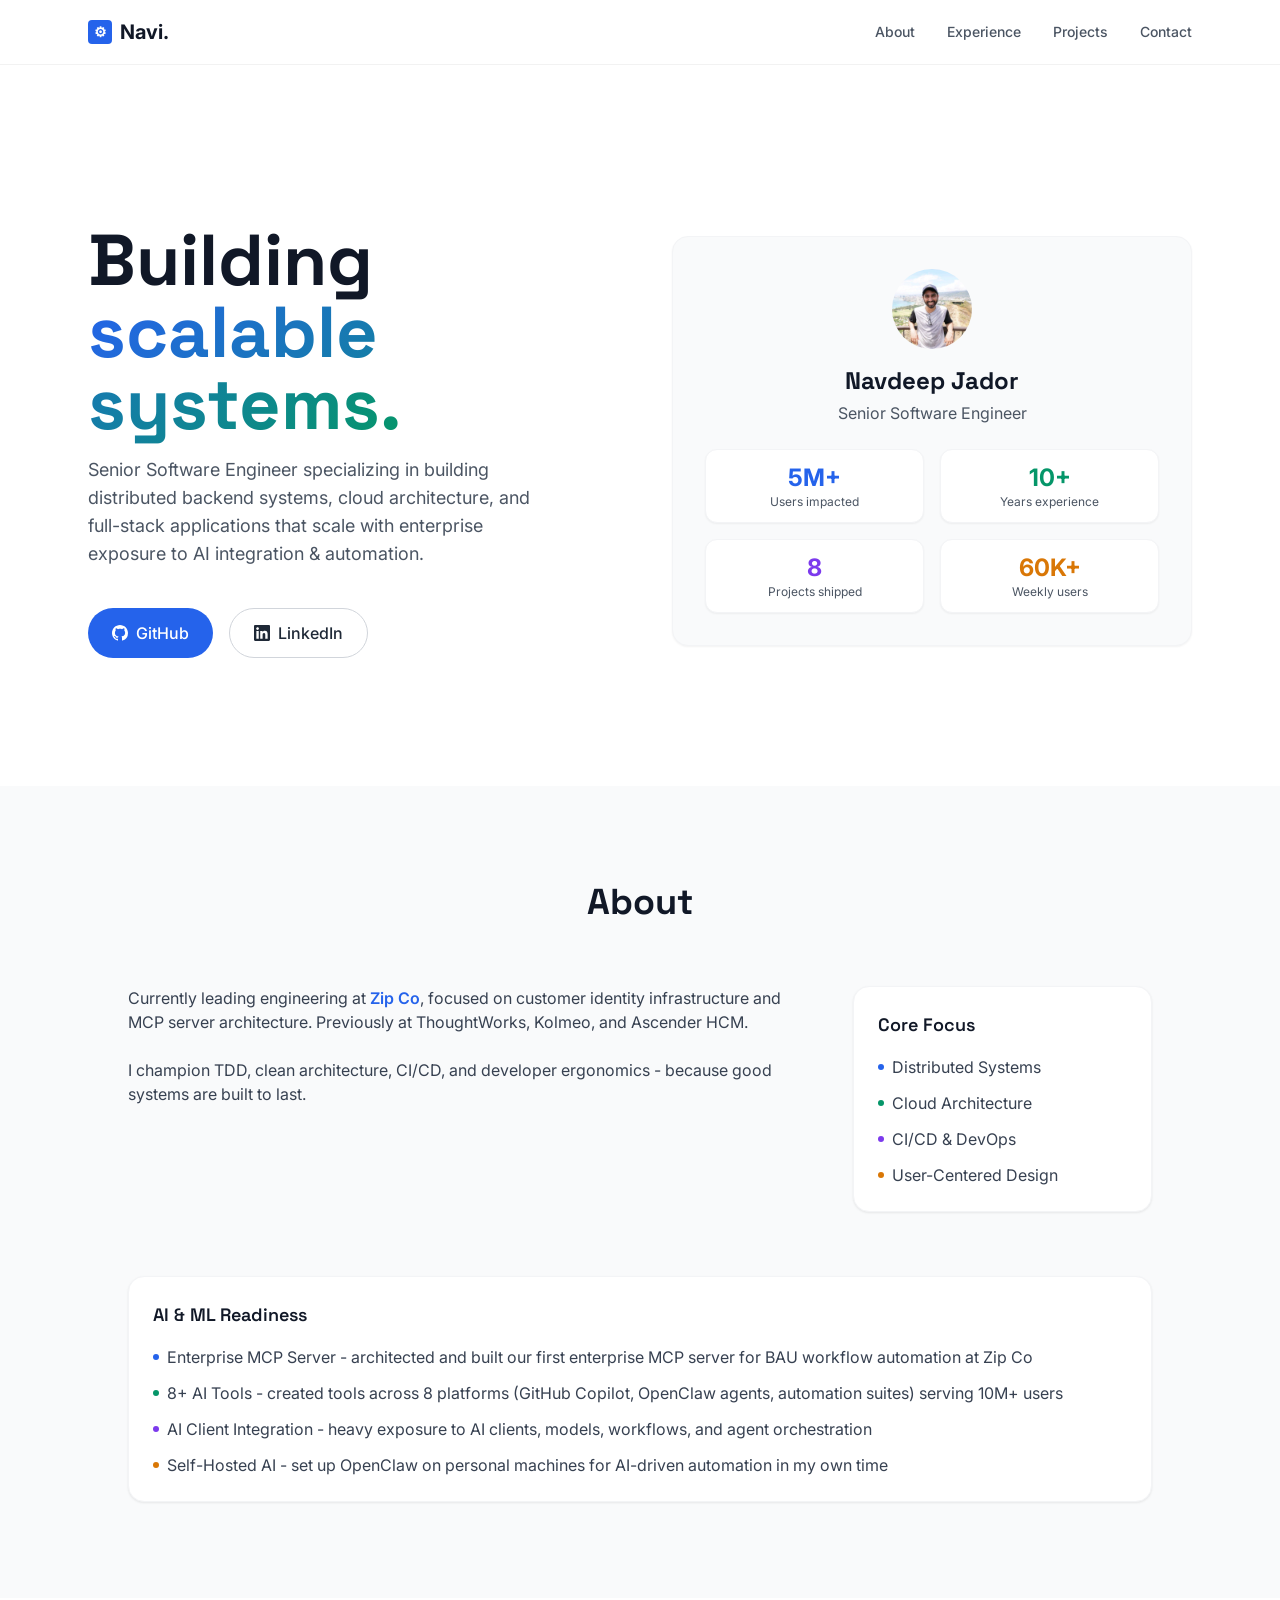
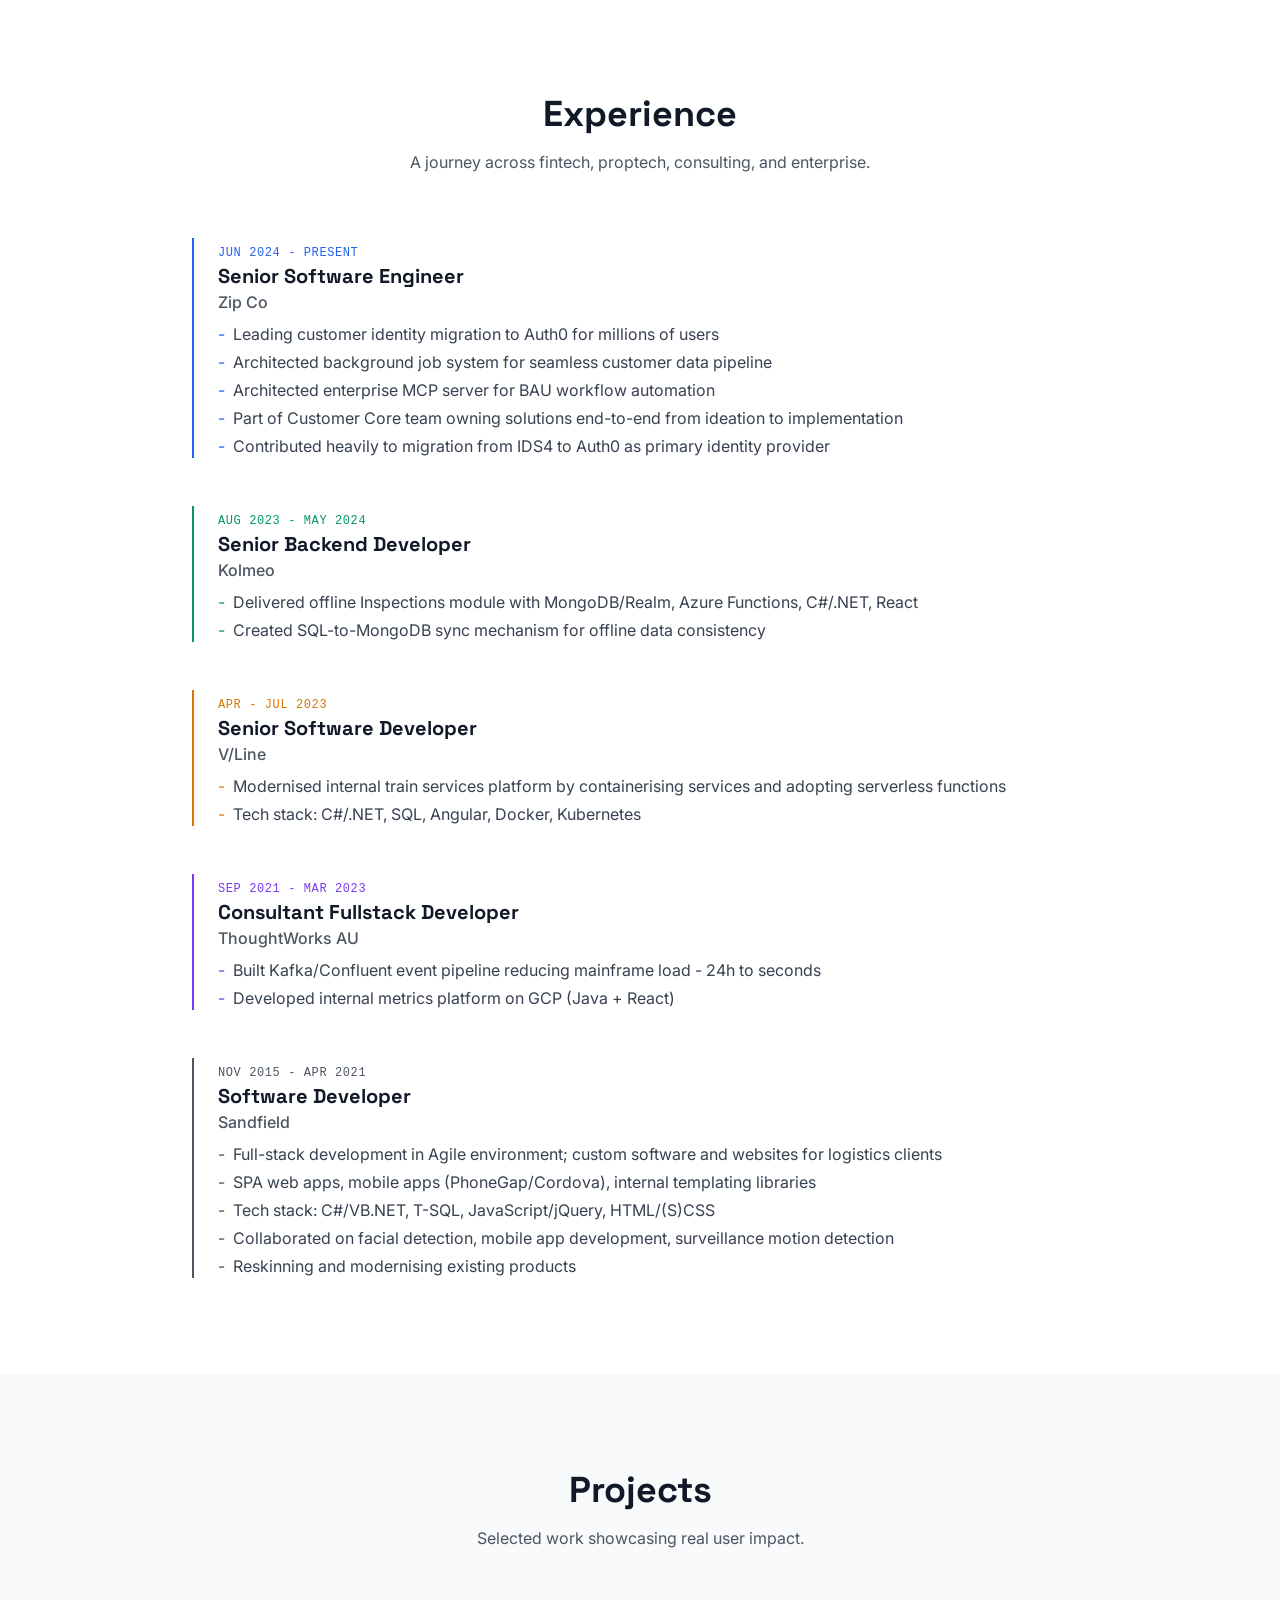
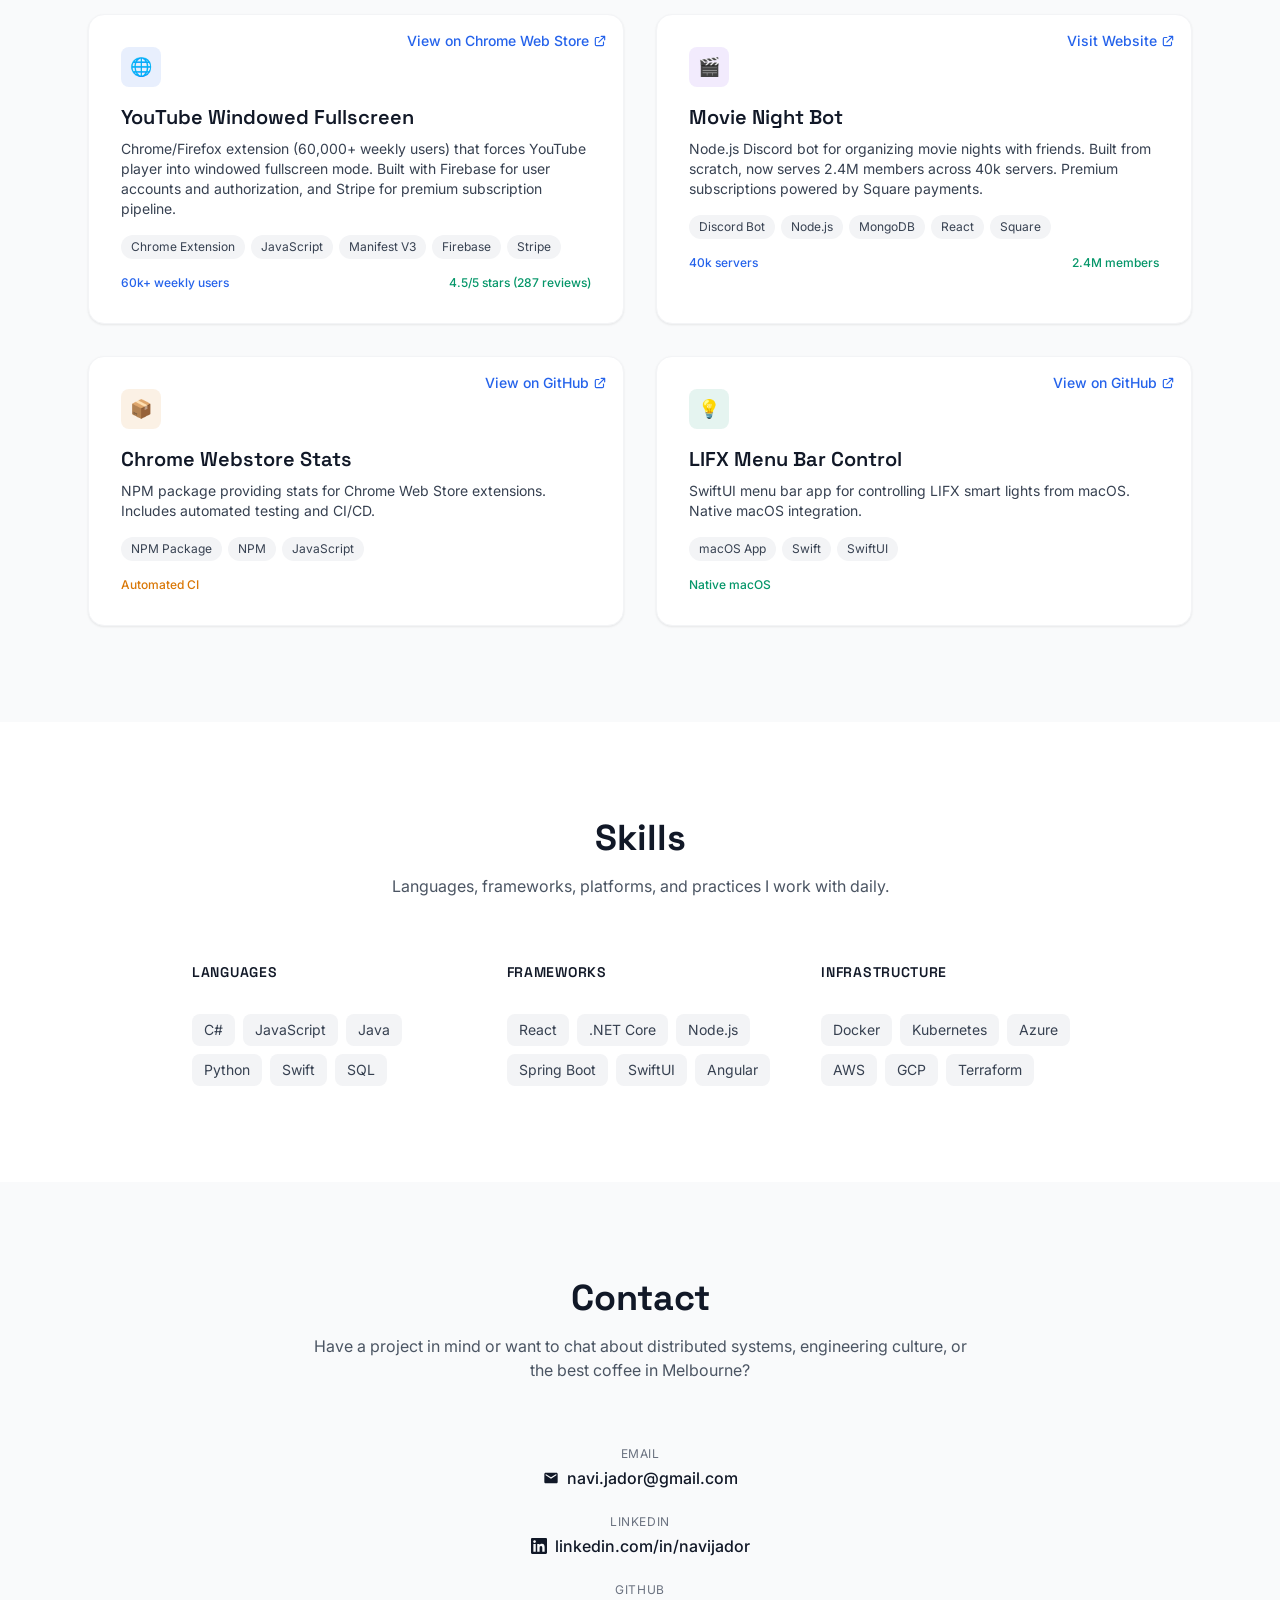
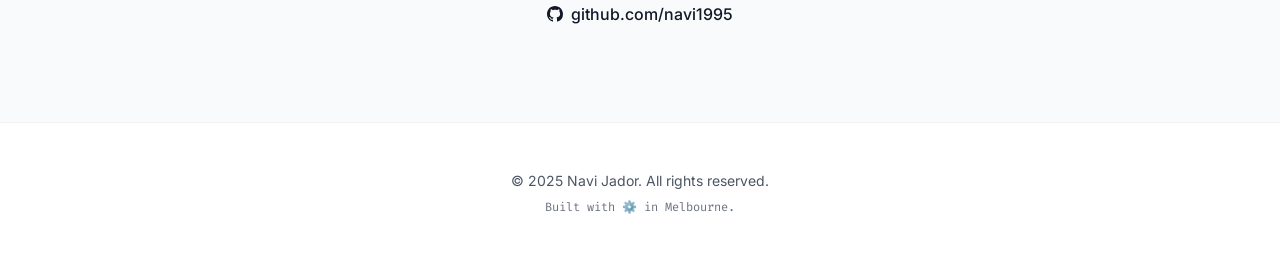
<file: index.html>
<!DOCTYPE html>
<html lang="en">
<head>
  <meta charset="UTF-8" />
  <meta name="viewport" content="width=device-width, initial-scale=1.0" />
  <meta name="description" content="Senior Software Engineer building scalable systems and AI automation.">
  <title>Navi Jador</title>
  <link href="https://fonts.googleapis.com/css2?family=Space+Grotesk:wght@300;400;500;600;700;800&family=Inter:wght@300;400;500;600;700&family=Fira+Code:wght@300;400;500&display=swap" rel="stylesheet">
  <script src="assets/tailwind.js"></script>
  <script>
    tailwind.config = {
      theme: {
        extend: {
          colors: {
            white: '#ffffff',
            gray: { 50: '#f9fafb', 100: '#f3f4f6', 200: '#e5e7eb', 300: '#d1d5db', 400: '#9ca3af', 500: '#6b7280', 900: '#111827' },
            blue: { DEFAULT: '#2563eb', light: '#60a5fa' },
            emerald: { DEFAULT: '#059669', light: '#34d399' },
            purple: { DEFAULT: '#7c3aed', light: '#a78bfa' },
            amber: { DEFAULT: '#d97706', light: '#fbbf24' }
          }
        }
      }
    }
  </script>
  <link rel="icon" href="assets/favicon.ico">
  <style>
    body { font-family: 'Inter', sans-serif; }
    h1, h2, h3, h4 { font-family: 'Space Grotesk', sans-serif; }
    .mono { font-family: 'Fira Code', monospace; }
    .gradient-text { background: linear-gradient(135deg, #2563eb, #059669); -webkit-background-clip: text; -webkit-text-fill-color: transparent; background-clip: text; }
    .divider { border-color: rgba(0,0,0,0.05); }
    .card-shadow { box-shadow: 0 1px 3px rgba(0,0,0,0.05), 0 1px 2px rgba(0,0,0,0.03); }
    .fade-in { opacity: 0; transform: translateY(20px); transition: opacity 0.6s ease, transform 0.6s ease; }
    .fade-in.visible { opacity: 1; transform: translateY(0); }
    .stat-grid { display: grid; grid-template-columns: repeat(auto-fit, minmax(180px, 1fr)); gap: 1rem; }
    @media (max-width: 768px) { .hero-title { font-size: 2rem; } }
  </style>
</head>
<body class="bg-white text-gray-900 antialiased overflow-x-hidden">

  <!-- Navbar -->
  <header class="fixed top-0 left-0 right-0 z-50 bg-white/80 backdrop-blur-xl border-b divider">
    <div class="max-w-6xl mx-auto px-6 h-16 flex items-center justify-between">
      <a href="#" class="flex items-center gap-2">
        <div class="w-6 h-6 rounded bg-blue flex items-center justify-center">
          <span class="text-white font-bold text-sm">⚙</span>
        </div>
        <span class="font-bold text-xl">Navi.</span>
      </a>
      <nav class="hidden md:flex items-center gap-8">
        <a href="#about" class="text-gray-600 hover:text-blue font-medium text-sm transition-colors">About</a>
        <a href="#experience" class="text-gray-600 hover:text-blue font-medium text-sm transition-colors">Experience</a>
        <a href="#projects" class="text-gray-600 hover:text-blue font-medium text-sm transition-colors">Projects</a>
        <a href="#contact" class="text-gray-600 hover:text-blue font-medium text-sm transition-colors">Contact</a>
      </nav>
    </div>
  </header>

  <!-- Hero -->
  <main class="pt-24">
    <section class="py-24 md:py-32">
      <div class="max-w-6xl mx-auto px-6 fade-in">
        <div class="grid lg:grid-cols-2 gap-16 items-center">
          <div>
            <h1 class="hero-title text-5xl md:text-6xl xl:text-7xl font-bold text-gray-900 leading-tight mb-4">
              Building
              <br />
              <span class="gradient-text">scalable systems.</span>
            </h1>
            <p class="text-gray-600 text-lg mb-10 max-w-md">
              Senior Software Engineer specializing in building distributed backend systems, cloud architecture, and full-stack applications that scale with enterprise exposure to AI integration & automation.
            </p>
            <div class="flex flex-wrap gap-4">
              <a href="#projects" class="px-6 py-3 rounded-full bg-blue text-white font-medium hover:bg-blue/90 transition-colors flex items-center gap-2">
                <svg class="w-4 h-4" fill="currentColor" viewBox="0 0 24 24"><path d="M12 0C5.37 0 0 5.37 0 12c0 5.31 3.435 9.795 8.205 11.385.6.105.825-.255.825-.57 0-.285-.015-1.23-.015-2.235-3.015.555-3.795-.735-4.035-1.41-.135-.345-.72-1.41-1.23-1.695-.42-.225-1.02-.78-.015-.795.945-.015 1.62.87 1.845 1.23 1.08 1.815 2.805 1.305 3.495.99.105-.78.42-1.305.765-1.605-2.67-.3-5.46-1.335-5.46-5.925 0-1.305.465-2.385 1.23-3.225-.12-.3-.54-1.53.12-3.18 0 0 1.005-.315 3.3 1.23.96-.27 1.98-.405 3-.405s2.04.135 3 .405c2.295-1.56 3.3-1.23 3.3-1.23.66 1.65.24 2.88.12 3.18.765.84 1.23 1.905 1.23 3.225 0 4.605-2.805 5.625-5.475 5.925.435.375.81 1.095.81 2.22 0 1.605-.015 2.895-.015 3.3 0 .315.225.69.825.57A12.02 12.02 0 0024 12c0-6.63-5.37-12-12-12z"/></svg>
                GitHub
              </a>
              <a href="https://linkedin.com/in/navijador" target="_blank" rel="noopener" class="px-6 py-3 rounded-full border border-gray-300 text-gray-800 font-medium hover:border-gray-500 transition-colors flex items-center gap-2">
                <svg class="w-4 h-4" fill="currentColor" viewBox="0 0 24 24"><path d="M20.447 20.452h-3.554v-5.569c0-1.328-.027-3.037-1.852-3.037-1.853 0-2.136 1.445-2.136 2.939v5.667H9.351V9h3.414v1.561h.046c.477-.9 1.637-1.85 3.37-1.85 3.601 0 4.267 2.37 4.267 5.455v6.286zM5.337 7.433c-1.144 0-2.063-.926-2.063-2.065 0-1.138.92-2.063 2.063-2.063 1.14 0 2.064.925 2.064 2.063 0 1.139-.925 2.065-2.064 2.065zm1.782 13.019H3.555V9h3.564v11.452zM22.225 0H1.771C.792 0 0 .774 0 1.729v20.542C0 23.227.792 24 1.771 24h20.451C23.2 24 24 23.227 24 22.271V1.729C24 .774 23.2 0 22.222 0h.003z"/></svg>
                LinkedIn
              </a>
            </div>
          </div>
          <div class="relative">
            <div class="absolute top-0 right-0 w-32 h-32 bg-blue/5 rounded-3xl"></div>
            <div class="bg-gray-50 rounded-2xl p-8 shadow-sm border border-gray-100 relative">
              <div class="mb-6 flex flex-col items-center text-center">
                <div class="w-20 h-20 rounded-full bg-gray-200 flex items-center justify-center text-3xl mb-4 mx-auto overflow-hidden">
                  <img src="profile.jpg" alt="Navdeep Jador" class="w-full h-full object-cover">
                </div>
                <h2 class="text-2xl font-bold text-gray-900 mb-1">Navdeep Jador</h2>
                <p class="text-gray-600">Senior Software Engineer</p>
              </div>
              <div class="grid grid-cols-2 gap-4 stat-grid">
                <div class="bg-white rounded-xl p-3 text-center shadow-sm border border-gray-100">
                  <div class="text-2xl font-bold text-blue">5M+</div>
                  <div class="text-xs text-gray-600">Users impacted</div>
                </div>
                <div class="bg-white rounded-xl p-3 text-center shadow-sm border border-gray-100">
                  <div class="text-2xl font-bold text-emerald">10+</div>
                  <div class="text-xs text-gray-600">Years experience</div>
                </div>
                <div class="bg-white rounded-xl p-3 text-center shadow-sm border border-gray-100">
                  <div class="text-2xl font-bold text-purple">8</div>
                  <div class="text-xs text-gray-600">Projects shipped</div>
                </div>
                <div class="bg-white rounded-xl p-3 text-center shadow-sm border border-gray-100">
                  <div class="text-2xl font-bold text-amber">60K+</div>
                  <div class="text-xs text-gray-600">Weekly users</div>
                </div>
              </div>
            </div>
          </div>
        </div>
      </div>
    </section>

    <!-- About -->
    <section id="about" class="py-24 bg-gray-50">
      <div class="max-w-6xl mx-auto px-6 fade-in">
        <div class="text-center mb-16">
          <h2 class="text-4xl font-bold text-gray-900 mb-4">About</h2>
        </div>
        <div class="grid lg:grid-cols-3 gap-16 max-w-5xl mx-auto">
          <!-- About Text - col-span-2 -->
          <div class="lg:col-span-2">
            <p class="text-gray-700 mb-6">
              Currently leading engineering at <span class="text-blue font-semibold">Zip Co</span>, focused on customer identity infrastructure and MCP server architecture. Previously at ThoughtWorks, Kolmeo, and Ascender HCM.
            </p>
            <p class="text-gray-700 mb-6">
              I champion TDD, clean architecture, CI/CD, and developer ergonomics - because good systems are built to last.
            </p>
          </div>

          <!-- Core Focus - col-span-1 -->
          <div class="lg:col-span-1 bg-white rounded-2xl p-6 card-shadow border border-gray-100">
            <h3 class="text-lg font-semibold text-gray-900 mb-4">Core Focus</h3>
            <ul class="space-y-3 text-gray-700">
              <li class="flex items-center gap-2"><span class="w-1.5 h-1.5 rounded-full bg-blue"></span>Distributed Systems</li>
              <li class="flex items-center gap-2"><span class="w-1.5 h-1.5 rounded-full bg-emerald"></span>Cloud Architecture</li>
              <li class="flex items-center gap-2"><span class="w-1.5 h-1.5 rounded-full bg-purple"></span>CI/CD & DevOps</li>
              <li class="flex items-center gap-2"><span class="w-1.5 h-1.5 rounded-full bg-amber"></span>User-Centered Design</li>
            </ul>
          </div>

          <!-- AI & ML Readiness - col-span-3 full width row -->
          <div class="lg:col-span-3">
            <div class="bg-white rounded-2xl p-6 card-shadow border border-gray-100">
              <h3 class="text-lg font-semibold text-gray-900 mb-4">AI & ML Readiness</h3>
              <ul class="space-y-3 text-gray-700">
                <li class="flex items-center gap-2"><span class="w-1.5 h-1.5 rounded-full bg-blue"></span>Enterprise MCP Server - architected and built our first enterprise MCP server for BAU workflow automation at Zip Co</li>
                <li class="flex items-center gap-2"><span class="w-1.5 h-1.5 rounded-full bg-emerald"></span>8+ AI Tools - created tools across 8 platforms (GitHub Copilot, OpenClaw agents, automation suites) serving 10M+ users</li>
                <li class="flex items-center gap-2"><span class="w-1.5 h-1.5 rounded-full bg-purple"></span>AI Client Integration - heavy exposure to AI clients, models, workflows, and agent orchestration</li>
                <li class="flex items-center gap-2"><span class="w-1.5 h-1.5 rounded-full bg-amber"></span>Self-Hosted AI - set up OpenClaw on personal machines for AI-driven automation in my own time</li>
              </ul>
            </div>
          </div>
        </div>
      </div>
    </section>

    <!-- Experience -->
    <section id="experience" class="py-24">
      <div class="max-w-6xl mx-auto px-6 fade-in">
        <div class="text-center mb-16">
          <h2 class="text-4xl font-bold text-gray-900 mb-4">Experience</h2>
          <p class="text-gray-600 max-w-2xl mx-auto">A journey across fintech, proptech, consulting, and enterprise.</p>
        </div>
        <div class="space-y-12 max-w-4xl mx-auto">
          <div class="border-l-2 border-blue pl-6">
            <span class="text-blue font-mono text-xs uppercase tracking-wider mb-1">Jun 2024 - Present</span>
            <h3 class="text-xl font-bold text-gray-900">Senior Software Engineer</h3>
            <p class="text-gray-600 font-medium mb-2">Zip Co</p>
            <ul class="text-gray-700 space-y-1">
              <li class="flex gap-2"><span class="text-blue">-</span>Leading customer identity migration to Auth0 for millions of users</li>
              <li class="flex gap-2"><span class="text-blue">-</span>Architected background job system for seamless customer data pipeline</li>
              <li class="flex gap-2"><span class="text-blue">-</span>Architected enterprise MCP server for BAU workflow automation</li>
              <li class="flex gap-2"><span class="text-blue">-</span>Part of Customer Core team owning solutions end-to-end from ideation to implementation</li>
              <li class="flex gap-2"><span class="text-blue">-</span>Contributed heavily to migration from IDS4 to Auth0 as primary identity provider</li>
            </ul>
          </div>
          <div class="border-l-2 border-emerald pl-6">
            <span class="text-emerald font-mono text-xs uppercase tracking-wider mb-1">Aug 2023 - May 2024</span>
            <h3 class="text-xl font-bold text-gray-900">Senior Backend Developer</h3>
            <p class="text-gray-600 font-medium mb-2">Kolmeo</p>
            <ul class="text-gray-700 space-y-1">
              <li class="flex gap-2"><span class="text-emerald">-</span>Delivered offline Inspections module with MongoDB/Realm, Azure Functions, C#/.NET, React</li>
              <li class="flex gap-2"><span class="text-emerald">-</span>Created SQL-to-MongoDB sync mechanism for offline data consistency</li>
            </ul>
          </div>
          <div class="border-l-2 border-amber pl-6">
            <span class="text-amber font-mono text-xs uppercase tracking-wider mb-1">Apr - Jul 2023</span>
            <h3 class="text-xl font-bold text-gray-900">Senior Software Developer</h3>
            <p class="text-gray-600 font-medium mb-2">V/Line</p>
            <ul class="text-gray-700 space-y-1">
              <li class="flex gap-2"><span class="text-amber">-</span>Modernised internal train services platform by containerising services and adopting serverless functions</li>
              <li class="flex gap-2"><span class="text-amber">-</span>Tech stack: C#/.NET, SQL, Angular, Docker, Kubernetes</li>
            </ul>
          </div>
          <div class="border-l-2 border-purple pl-6">
            <span class="text-purple font-mono text-xs uppercase tracking-wider mb-1">Sep 2021 - Mar 2023</span>
            <h3 class="text-xl font-bold text-gray-900">Consultant Fullstack Developer</h3>
            <p class="text-gray-600 font-medium mb-2">ThoughtWorks AU</p>
            <ul class="text-gray-700 space-y-1">
              <li class="flex gap-2"><span class="text-purple">-</span>Built Kafka/Confluent event pipeline reducing mainframe load - 24h to seconds</li>
              <li class="flex gap-2"><span class="text-purple">-</span>Developed internal metrics platform on GCP (Java + React)</li>
            </ul>
          </div>
          <div class="border-l-2 border-gray-600 pl-6">
            <span class="text-gray-600 font-mono text-xs uppercase tracking-wider mb-1">Nov 2015 - Apr 2021</span>
            <h3 class="text-xl font-bold text-gray-900">Software Developer</h3>
            <p class="text-gray-600 font-medium mb-2">Sandfield</p>
            <ul class="text-gray-700 space-y-1">
              <li class="flex gap-2"><span class="text-gray-600">-</span>Full-stack development in Agile environment; custom software and websites for logistics clients</li>
              <li class="flex gap-2"><span class="text-gray-600">-</span>SPA web apps, mobile apps (PhoneGap/Cordova), internal templating libraries</li>
              <li class="flex gap-2"><span class="text-gray-600">-</span>Tech stack: C#/VB.NET, T-SQL, JavaScript/jQuery, HTML/(S)CSS</li>
              <li class="flex gap-2"><span class="text-gray-600">-</span>Collaborated on facial detection, mobile app development, surveillance motion detection</li>
              <li class="flex gap-2"><span class="text-gray-600">-</span>Reskinning and modernising existing products</li>
            </ul>
          </div>
        </div>
      </div>
    </section>

    <!-- Projects -->
    <section id="projects" class="py-24 bg-gray-50">
      <div class="max-w-6xl mx-auto px-6 fade-in">
        <div class="text-center mb-16">
          <h2 class="text-4xl font-bold text-gray-900 mb-4">Projects</h2>
          <p class="text-gray-600 max-w-2xl mx-auto">Selected work showcasing real user impact.</p>
        </div>
        <div class="grid lg:grid-cols-2 gap-8">
          <div class="bg-white rounded-2xl p-8 card-shadow border border-gray-100 transition-transform duration-300 hover:-translate-y-1 relative">
            <div class="absolute top-4 right-4">
              <a href="https://chromewebstore.google.com/detail/youtube-windowed-fullscre/gkkmiofalnjagdcjheckamobghglpdpm" target="_blank" rel="noopener" class="text-sm text-blue font-medium flex items-center gap-1 hover:text-blue/80 transition-colors">
                View on Chrome Web Store
                <svg class="w-3.5 h-3.5" fill="none" stroke="currentColor" viewBox="0 0 24 24"><path stroke-linecap="round" stroke-linejoin="round" stroke-width="2" d="M10 6H6a2 2 0 00-2 2v10a2 2 0 002 2h10a2 2 0 002-2v-4M14 4h6m0 0v6m0-6L10 14"></path></svg>
              </a>
            </div>
            <div class="w-10 h-10 rounded-lg bg-blue/10 flex items-center justify-center mb-4">
                <span class="text-lg">🌐</span>
              </div>
            <h3 class="text-xl font-semibold text-gray-900 mb-2">YouTube Windowed Fullscreen</h3>
            <p class="text-gray-700 text-sm mb-4">Chrome/Firefox extension (60,000+ weekly users) that forces YouTube player into windowed fullscreen mode. Built with Firebase for user accounts and authorization, and Stripe for premium subscription pipeline.</p>
            <div class="flex flex-wrap gap-1.5 mb-4">
              <span class="text-xs px-2.5 py-1 bg-gray-100 text-gray-700 rounded-full">Chrome Extension</span>
              <span class="text-xs px-2.5 py-1 bg-gray-100 text-gray-700 rounded-full">JavaScript</span>
              <span class="text-xs px-2.5 py-1 bg-gray-100 text-gray-700 rounded-full">Manifest V3</span>
              <span class="text-xs px-2.5 py-1 bg-gray-100 text-gray-700 rounded-full">Firebase</span>
              <span class="text-xs px-2.5 py-1 bg-gray-100 text-gray-700 rounded-full">Stripe</span>
            </div>
            <div class="flex justify-between text-xs text-gray-600 font-medium">
              <span class="text-blue">60k+ weekly users</span>
              <span class="text-emerald">4.5/5 stars (287 reviews)</span>
            </div>
          </div>
          <div class="bg-white rounded-2xl p-8 card-shadow border border-gray-100 transition-transform duration-300 hover:-translate-y-1 relative">
            <div class="absolute top-4 right-4">
              <a href="https://movienightbot.xyz/" target="_blank" rel="noopener" class="text-sm text-blue font-medium flex items-center gap-1 hover:text-blue/80 transition-colors">
                Visit Website
                <svg class="w-3.5 h-3.5" fill="none" stroke="currentColor" viewBox="0 0 24 24"><path stroke-linecap="round" stroke-linejoin="round" stroke-width="2" d="M10 6H6a2 2 0 00-2 2v10a2 2 0 002 2h10a2 2 0 002-2v-4M14 4h6m0 0v6m0-6L10 14"></path></svg>
              </a>
            </div>
            <div class="w-10 h-10 rounded-lg bg-purple/10 flex items-center justify-center mb-4">
                <span class="text-lg">🎬</span>
              </div>
            <h3 class="text-xl font-semibold text-gray-900 mb-2">Movie Night Bot</h3>
            <p class="text-gray-700 text-sm mb-4">Node.js Discord bot for organizing movie nights with friends. Built from scratch, now serves 2.4M members across <span id="server-count">40.9k</span> servers. Premium subscriptions powered by Square payments.</p>
            <div class="flex flex-wrap gap-1.5 mb-4">
              <span class="text-xs px-2.5 py-1 bg-gray-100 text-gray-700 rounded-full">Discord Bot</span>
              <span class="text-xs px-2.5 py-1 bg-gray-100 text-gray-700 rounded-full">Node.js</span>
              <span class="text-xs px-2.5 py-1 bg-gray-100 text-gray-700 rounded-full">MongoDB</span>
              <span class="text-xs px-2.5 py-1 bg-gray-100 text-gray-700 rounded-full">React</span>
              <span class="text-xs px-2.5 py-1 bg-gray-100 text-gray-700 rounded-full">Square</span>
            </div>
            <div class="flex justify-between text-xs text-gray-600 font-medium">
              <span class="text-blue" id="server-count-label">40.9k servers</span>
              <span class="text-emerald">2.4M members</span>
            </div>
          </div>
          <div class="bg-white rounded-2xl p-8 card-shadow border border-gray-100 transition-transform duration-300 hover:-translate-y-1 relative">
            <div class="absolute top-4 right-4">
              <a href="https://github.com/navi1995/Chrome-Webstore-Stats" target="_blank" rel="noopener" class="text-sm text-blue font-medium flex items-center gap-1 hover:text-blue/80 transition-colors">
                View on GitHub
                <svg class="w-3.5 h-3.5" fill="none" stroke="currentColor" viewBox="0 0 24 24"><path stroke-linecap="round" stroke-linejoin="round" stroke-width="2" d="M10 6H6a2 2 0 00-2 2v10a2 2 0 002 2h10a2 2 0 002-2v-4M14 4h6m0 0v6m0-6L10 14"></path></svg>
              </a>
            </div>
            <div class="w-10 h-10 rounded-lg bg-amber/10 flex items-center justify-center mb-4">
                <span class="text-lg">📦</span>
              </div>
            <h3 class="text-xl font-semibold text-gray-900 mb-2">Chrome Webstore Stats</h3>
            <p class="text-gray-700 text-sm mb-4">NPM package providing stats for Chrome Web Store extensions. Includes automated testing and CI/CD.</p>
            <div class="flex flex-wrap gap-1.5 mb-4">
              <span class="text-xs px-2.5 py-1 bg-gray-100 text-gray-700 rounded-full">NPM Package</span>
              <span class="text-xs px-2.5 py-1 bg-gray-100 text-gray-700 rounded-full">NPM</span>
              <span class="text-xs px-2.5 py-1 bg-gray-100 text-gray-700 rounded-full">JavaScript</span>
            </div>
            <div class="text-xs text-gray-600 font-medium">
              <span class="text-amber">Automated CI</span>
            </div>
          </div>
          <div class="bg-white rounded-2xl p-8 card-shadow border border-gray-100 transition-transform duration-300 hover:-translate-y-1 relative">
            <div class="absolute top-4 right-4">
              <a href="https://github.com/navi1995/Lifx-macOS-Menu-Switch" target="_blank" rel="noopener" class="text-sm text-blue font-medium flex items-center gap-1 hover:text-blue/80 transition-colors">
                View on GitHub
                <svg class="w-3.5 h-3.5" fill="none" stroke="currentColor" viewBox="0 0 24 24"><path stroke-linecap="round" stroke-linejoin="round" stroke-width="2" d="M10 6H6a2 2 0 00-2 2v10a2 2 0 002 2h10a2 2 0 002-2v-4M14 4h6m0 0v6m0-6L10 14"></path></svg>
              </a>
            </div>
            <div class="w-10 h-10 rounded-lg bg-emerald/10 flex items-center justify-center mb-4">
                <span class="text-lg">💡</span>
              </div>
            <h3 class="text-xl font-semibold text-gray-900 mb-2">LIFX Menu Bar Control</h3>
            <p class="text-gray-700 text-sm mb-4">SwiftUI menu bar app for controlling LIFX smart lights from macOS. Native macOS integration.</p>
            <div class="flex flex-wrap gap-1.5 mb-4">
              <span class="text-xs px-2.5 py-1 bg-gray-100 text-gray-700 rounded-full">macOS App</span>
              <span class="text-xs px-2.5 py-1 bg-gray-100 text-gray-700 rounded-full">Swift</span>
              <span class="text-xs px-2.5 py-1 bg-gray-100 text-gray-700 rounded-full">SwiftUI</span>
            </div>
            <div class="text-xs text-gray-600 font-medium">
              <span class="text-emerald">Native macOS</span>
            </div>
          </div>
        </div>
      </div>
    </section>

    <!-- Skills -->
    <section id="skills" class="py-24">
      <div class="max-w-6xl mx-auto px-6 fade-in">
        <div class="text-center mb-16">
          <h2 class="text-4xl font-bold text-gray-900 mb-4">Skills</h2>
          <p class="text-gray-600 max-w-2xl mx-auto">Languages, frameworks, platforms, and practices I work with daily.</p>
        </div>
        <div class="grid lg:grid-cols-3 gap-12 max-w-4xl mx-auto">
          <div class="space-y-8">
            <h3 class="text-gray-900 font-semibold text-sm uppercase tracking-wider mb-4">Languages</h3>
            <div class="flex flex-wrap gap-2">
              <span class="px-3 py-1.5 bg-gray-100 text-gray-700 text-sm rounded-lg">C#</span>
              <span class="px-3 py-1.5 bg-gray-100 text-gray-700 text-sm rounded-lg">JavaScript</span>
              <span class="px-3 py-1.5 bg-gray-100 text-gray-700 text-sm rounded-lg">Java</span>
              <span class="px-3 py-1.5 bg-gray-100 text-gray-700 text-sm rounded-lg">Python</span>
              <span class="px-3 py-1.5 bg-gray-100 text-gray-700 text-sm rounded-lg">Swift</span>
              <span class="px-3 py-1.5 bg-gray-100 text-gray-700 text-sm rounded-lg">SQL</span>
            </div>
          </div>
          <div class="space-y-8">
            <h3 class="text-gray-900 font-semibold text-sm uppercase tracking-wider mb-4">Frameworks</h3>
            <div class="flex flex-wrap gap-2">
              <span class="px-3 py-1.5 bg-gray-100 text-gray-700 text-sm rounded-lg">React</span>
              <span class="px-3 py-1.5 bg-gray-100 text-gray-700 text-sm rounded-lg">.NET Core</span>
              <span class="px-3 py-1.5 bg-gray-100 text-gray-700 text-sm rounded-lg">Node.js</span>
              <span class="px-3 py-1.5 bg-gray-100 text-gray-700 text-sm rounded-lg">Spring Boot</span>
              <span class="px-3 py-1.5 bg-gray-100 text-gray-700 text-sm rounded-lg">SwiftUI</span>
              <span class="px-3 py-1.5 bg-gray-100 text-gray-700 text-sm rounded-lg">Angular</span>
            </div>
          </div>
          <div class="space-y-8">
            <h3 class="text-gray-900 font-semibold text-sm uppercase tracking-wider mb-4">Infrastructure</h3>
            <div class="flex flex-wrap gap-2">
              <span class="px-3 py-1.5 bg-gray-100 text-gray-700 text-sm rounded-lg">Docker</span>
              <span class="px-3 py-1.5 bg-gray-100 text-gray-700 text-sm rounded-lg">Kubernetes</span>
              <span class="px-3 py-1.5 bg-gray-100 text-gray-700 text-sm rounded-lg">Azure</span>
              <span class="px-3 py-1.5 bg-gray-100 text-gray-700 text-sm rounded-lg">AWS</span>
              <span class="px-3 py-1.5 bg-gray-100 text-gray-700 text-sm rounded-lg">GCP</span>
              <span class="px-3 py-1.5 bg-gray-100 text-gray-700 text-sm rounded-lg">Terraform</span>
            </div>
          </div>
        </div>
      </div>
    </section>

    <!-- Contact -->
    <section id="contact" class="py-24 bg-gray-50">
      <div class="max-w-4xl mx-auto px-6 fade-in text-center">
        <div class="mb-16">
          <h2 class="text-4xl font-bold text-gray-900 mb-4">Contact</h2>
          <p class="text-gray-600 max-w-2xl mx-auto">Have a project in mind or want to chat about distributed systems, engineering culture, or the best coffee in Melbourne?</p>
        </div>
        <div class="space-y-6 max-w-md mx-auto">
          <div class="flex flex-col items-center"><span class="block text-xs text-gray-500 uppercase tracking-wider mb-1">Email</span><a href="mailto:navi.jador@gmail.com" class="text-gray-900 font-medium flex items-center justify-center gap-2">
            <svg class="w-4 h-4" fill="currentColor" viewBox="0 0 24 24"><path d="M20 4H4c-1.1 0-1.99.9-1.99 2L2 18c0 1.1.9 2 2 2h16c1.1 0 2-.9 2-2V6c0-1.1-.9-2-2-2zm0 4l-8 5-8-5V6l8 5 8-5v2z"></path></svg>
            navi.jador@gmail.com</a></div>
          <div class="flex flex-col items-center"><span class="block text-xs text-gray-500 uppercase tracking-wider mb-1">LinkedIn</span><a href="https://linkedin.com/in/navijador" target="_blank" rel="noopener" class="text-gray-900 font-medium flex items-center justify-center gap-2">
            <svg class="w-4 h-4" fill="currentColor" viewBox="0 0 24 24"><path d="M20.447 20.452h-3.554v-5.569c0-1.328-.027-3.037-1.852-3.037-1.853 0-2.136 1.445-2.136 2.939v5.667H9.351V9h3.414v1.561h.046c.477-.9 1.637-1.85 3.37-1.85 3.601 0 4.267 2.37 4.267 5.455v6.286zM5.337 7.433c-1.144 0-2.063-.926-2.063-2.065 0-1.138.92-2.063 2.063-2.063 1.14 0 2.064.925 2.064 2.063 0 1.139-.925 2.065-2.064 2.065zm1.782 13.019H3.555V9h3.564v11.452zM22.225 0H1.771C.792 0 0 .774 0 1.729v20.542C0 23.227.792 24 1.771 24h20.451C23.2 24 24 23.227 24 22.271V1.729C24 .774 23.2 0 22.222 0h.003z"></path></svg>
            linkedin.com/in/navijador</a></div>
          <div class="flex flex-col items-center"><span class="block text-xs text-gray-500 uppercase tracking-wider mb-1">GitHub</span><a href="https://github.com/navi1995" target="_blank" rel="noopener" class="text-gray-900 font-medium flex items-center justify-center gap-2">
            <svg class="w-4 h-4" fill="currentColor" viewBox="0 0 24 24"><path d="M12 0C5.37 0 0 5.37 0 12c0 5.31 3.435 9.795 8.205 11.385.6.105.825-.255.825-.57 0-.285-.015-1.23-.015-2.235-3.015.555-3.795-.735-4.035-1.41-.135-.345-.72-1.41-1.23-1.695-.42-.225-1.02-.78-.015-.795.945-.015 1.62.87 1.845 1.23 1.08 1.815 2.805 1.305 3.495.99.105-.78.42-1.305.765-1.605-2.67-.3-5.46-1.335-5.46-5.925 0-1.305.465-2.385 1.23-3.225-.12-.3-.54-1.53.12-3.18 0 0 1.005-.315 3.3 1.23.96-.27 1.98-.405 3-.405s2.04.135 3 .405c2.295-1.56 3.3-1.23 3.3-1.23.66 1.65.24 2.88.12 3.18.765.84 1.23 1.905 1.23 3.225 0 4.605-2.805 5.625-5.475 5.925.435.375.81 1.095.81 2.22 0 1.605-.015 2.895-.015 3.3 0 .315.225.69.825.57A12.02 12.02 0 0024 12c0-6.63-5.37-12-12-12z"></path></svg>
            github.com/navi1995</a></div>
        </div>
      </div>
    </section>
  </main>

  <!-- Footer -->
  <footer class="py-12 border-t divider">
    <div class="max-w-6xl mx-auto px-6 text-center">
      <p class="text-gray-600 text-sm">© 2025 Navi Jador. All rights reserved.</p>
      <p class="text-gray-500 text-xs mt-2 mono">Built with ⚙️ in Melbourne.</p>
    </div>
  </footer>

  <script>
    // Intersection Observer for fade-in animations
    const observer = new IntersectionObserver((entries) => {
      entries.forEach(entry => {
        if (entry.isIntersecting) {
          entry.target.classList.add('visible');
          observer.unobserve(entry.target);
        }
      });
    }, { threshold: 0.05 });

    document.querySelectorAll('.fade-in').forEach(el => observer.observe(el));

    // Dynamic server count for Movie Night Bot
    (async () => {
      const el = document.getElementById('server-count');
      const label = document.getElementById('server-count-label');
      if (!el || !label) return;
      try {
        const res = await fetch('https://movienightbot.xyz/count');
        if (!res.ok) throw new Error('API failed');
        const data = await res.json();
        const count = data.count;
        const formatted = count >= 1000 ? (count / 1000).toFixed(1) + 'k' : count.toString();
        el.textContent = formatted;
        label.textContent = formatted + ' servers';
      } catch {
        el.textContent = '40k';
        label.textContent = '40k servers';
      }
    })();
  </script>
</body>
</html>
</file>
